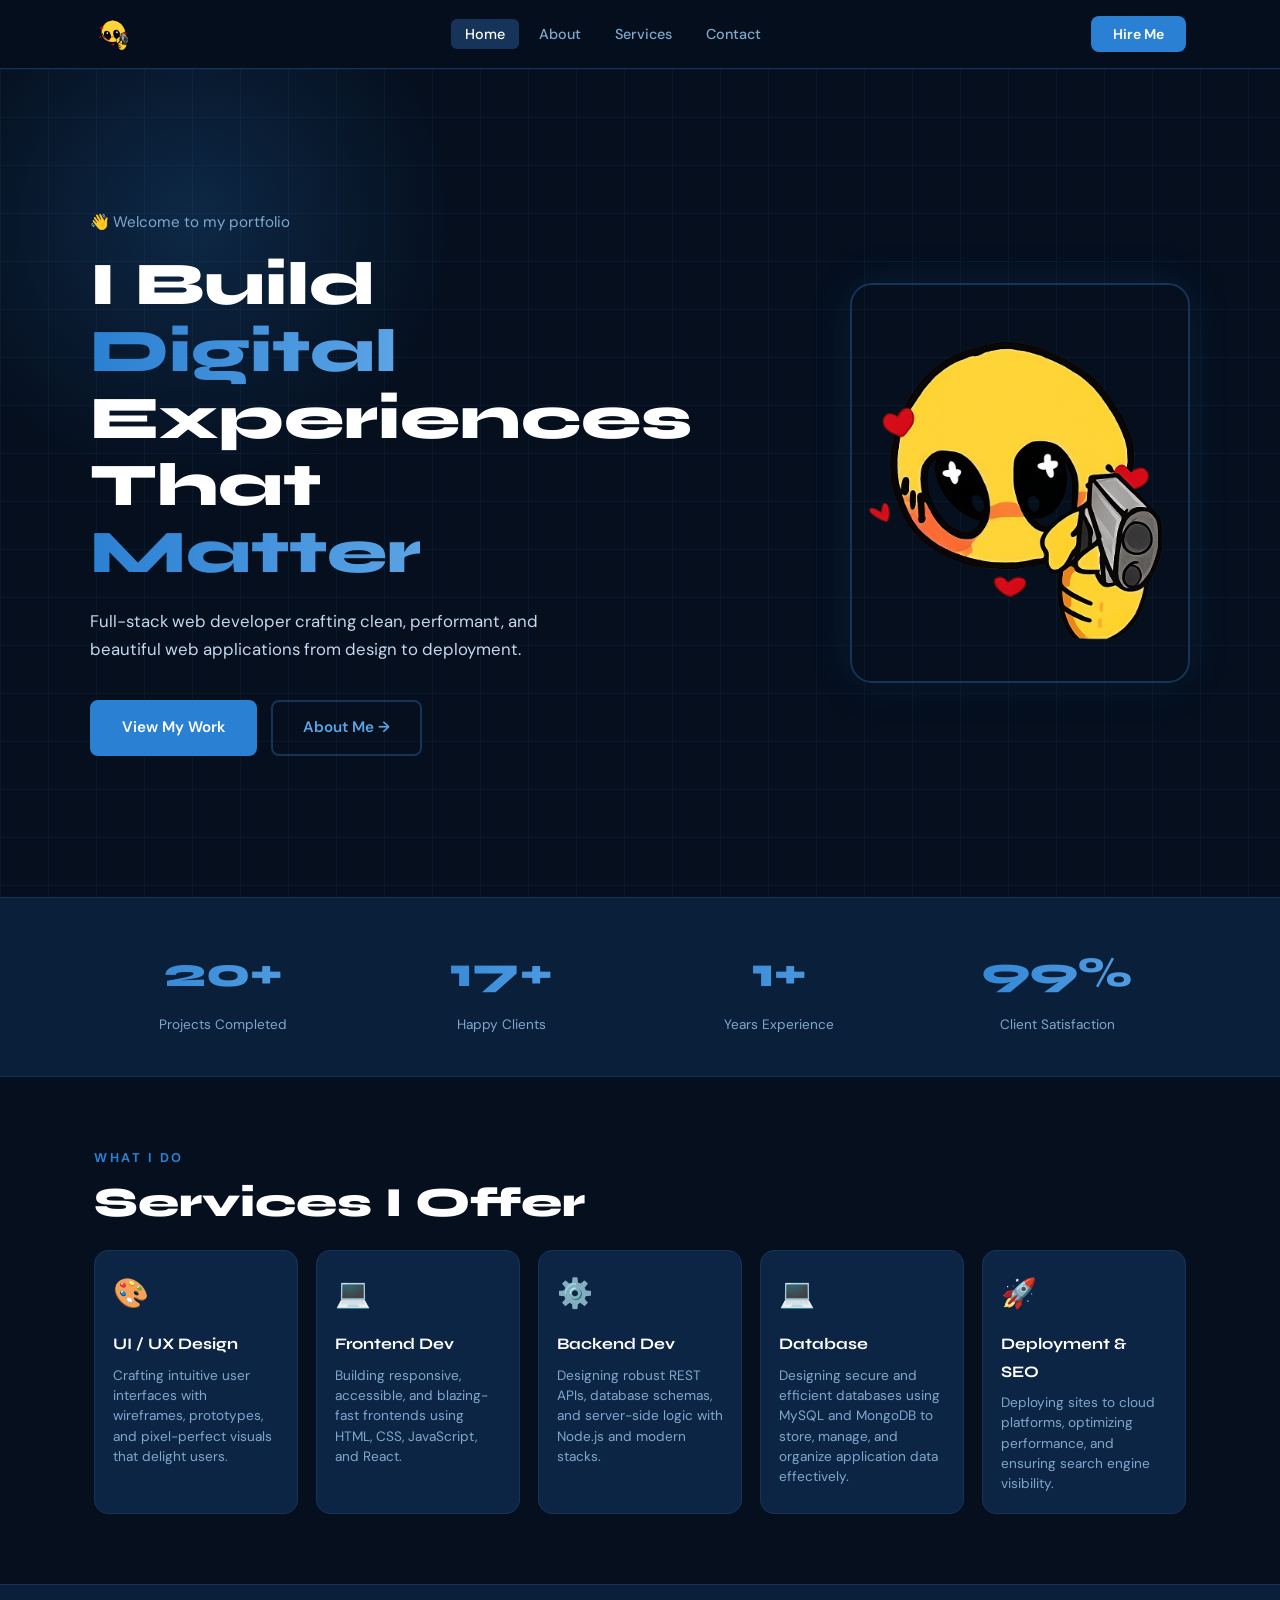
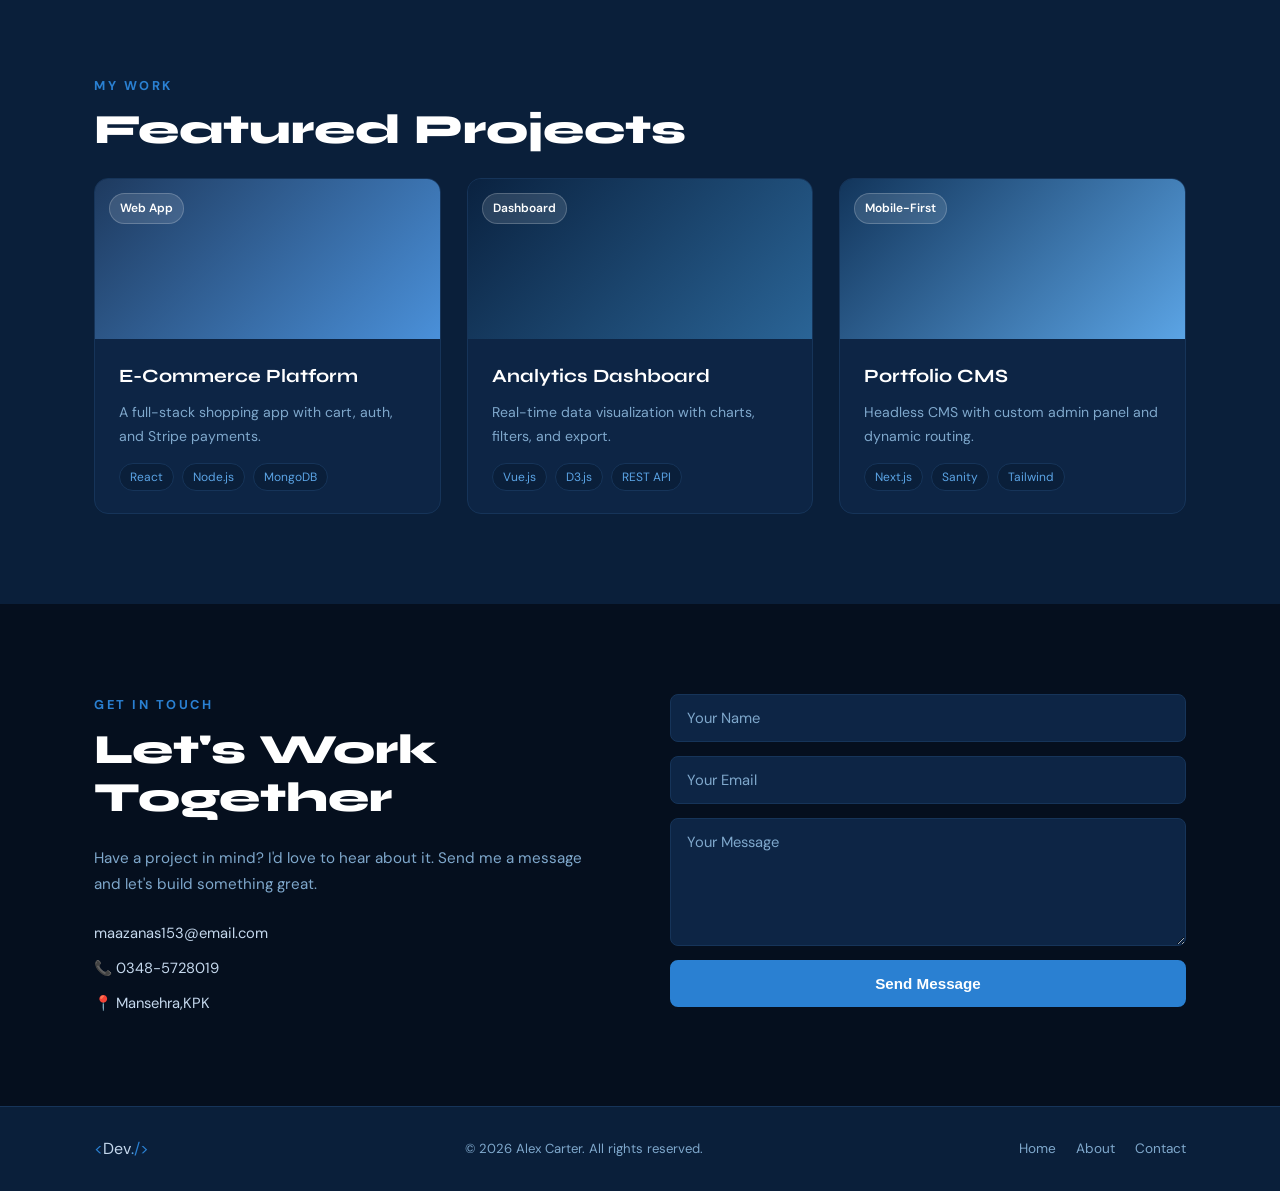
<file: index.html>
<!DOCTYPE html>
<html lang="en">
<head>
  <meta charset="UTF-8" />
  <meta name="viewport" content="width=device-width, initial-scale=1.0" />
  <title>MyPortfolio — Home</title>
  <link rel="stylesheet" href="css/style.css" />
  <link href="https://fonts.googleapis.com/css2?family=Syne:wght@400;600;700;800&family=DM+Sans:ital,wght@0,300;0,400;0,500;1,300&display=swap" rel="stylesheet" />
</head>
<body>

  <!-- ========== NAVIGATION ========== -->
  <header class="navbar">
    <div class="nav-container">
        <a href="index.html" class="logo">
            <img src="images/logo.png" alt="Logo" class="logo-img" />
          </a>
      <nav>
        <ul class="nav-links">
          <li><a href="index.html" class="nav-link active">Home</a></li>
          <li><a href="about.html" class="nav-link">About</a></li>
          <li><a href="#services" class="nav-link">Services</a></li>
          <li><a href="#contact" class="nav-link">Contact</a></li>
        </ul>
      </nav>
      <button class="cta-btn" onclick="window.location.href='about.html'">Hire Me</button>
    </div>
  </header>

  <!-- ========== HERO SECTION ========== -->
  <main>
    <section class="hero">
      <div class="hero-bg-grid"></div>
      <div class="hero-glow"></div>
      <div class="hero-content">
        <p class="hero-eyebrow">👋 Welcome to my portfolio</p>
        <h1 class="hero-title">
          I Build <span class="highlight">Digital</span><br />
          Experiences That <span class="highlight">Matter</span>
        </h1>
        <p class="hero-subtitle">
          Full-stack web developer crafting clean, performant, and beautiful web applications from design to deployment.
        </p>
        <div class="hero-actions">
          <a href="#projects" class="btn-primary">View My Work</a>
          <a href="about.html" class="btn-outline">About Me →</a>
        </div>
      </div>
      <div class="hero-visual">
        <div class="hero-img-card">
          <img src="images/logo.png" alt="Profile" class="hero-img" />
        </div>
        </div>
      </div>
    </section>

    <!-- ========== STATS SECTION ========== -->
    <section class="stats">
      <div class="container stats-grid">
        <div class="stat-item">
          <h2 class="stat-num">20+</h2>
          <p class="stat-label">Projects Completed</p>
        </div>
        <div class="stat-item">
          <h2 class="stat-num">17+</h2>
          <p class="stat-label">Happy Clients</p>
        </div>
        <div class="stat-item">
          <h2 class="stat-num">1+</h2>
          <p class="stat-label">Years Experience</p>
        </div>
        <div class="stat-item">
          <h2 class="stat-num">99%</h2>
          <p class="stat-label">Client Satisfaction</p>
        </div>
      </div>
    </section>

    <!-- ========== SERVICES SECTION ========== -->
    <section class="services" id="services">
      <div class="container">
        <p class="section-eyebrow">What I Do</p>
        <h2 class="section-title">Services I Offer</h2>
        <div class="services-grid">
          <div class="service-card">
            <div class="service-icon">🎨</div>
            <h3>UI / UX Design</h3>
            <p>Crafting intuitive user interfaces with wireframes, prototypes, and pixel-perfect visuals that delight users.</p>
          </div>
          <div class="service-card">
            <div class="service-icon">💻</div>
            <h3>Frontend Dev</h3>
            <p>Building responsive, accessible, and blazing-fast frontends using HTML, CSS, JavaScript, and React.</p>
          </div>
      
          <div class="service-card">
            <div class="service-icon">⚙️</div>
            <h3>Backend Dev</h3>
            <p>Designing robust REST APIs, database schemas, and server-side logic with Node.js and modern stacks.</p>
          </div>
          <div class="service-card">
            <div class="service-icon">💻</div>
            <h3>Database</h3>
            <p>Designing secure and efficient databases using MySQL and MongoDB to store, manage, and organize application data effectively.</p>
          </div>
          <div class="service-card">
            <div class="service-icon">🚀</div>
            <h3>Deployment & SEO</h3>
            <p>Deploying sites to cloud platforms, optimizing performance, and ensuring search engine visibility.</p>
          </div>
        </div>
      </div>
    </section>

    <!-- ========== PROJECTS SECTION ========== -->
    <section class="projects" id="projects">
      <div class="container">
        <p class="section-eyebrow">My Work</p>
        <h2 class="section-title">Featured Projects</h2>
        <div class="projects-grid">
          <div class="project-card">
            <div class="project-img" style="background: linear-gradient(135deg, #1e3a5f, #4a90d9);">
              <span class="project-tag">Web App</span>
            </div>
            <div class="project-info">
              <h3>E-Commerce Platform</h3>
              <p>A full-stack shopping app with cart, auth, and Stripe payments.</p>
              <div class="project-tech">
                <span>React</span><span>Node.js</span><span>MongoDB</span>
              </div>
            </div>
          </div>
          <div class="project-card">
            <div class="project-img" style="background: linear-gradient(135deg, #0a2240, #2a6496);">
              <span class="project-tag">Dashboard</span>
            </div>
            <div class="project-info">
              <h3>Analytics Dashboard</h3>
              <p>Real-time data visualization with charts, filters, and export.</p>
              <div class="project-tech">
                <span>Vue.js</span><span>D3.js</span><span>REST API</span>
              </div>
            </div>
          </div>
          <div class="project-card">
            <div class="project-img" style="background: linear-gradient(135deg, #12355b, #5ba4e5);">
              <span class="project-tag">Mobile-First</span>
            </div>
            <div class="project-info">
              <h3>Portfolio CMS</h3>
              <p>Headless CMS with custom admin panel and dynamic routing.</p>
              <div class="project-tech">
                <span>Next.js</span><span>Sanity</span><span>Tailwind</span>
              </div>
            </div>
          </div>
        </div>
      </div>
    </section>

    <!-- ========== CONTACT SECTION ========== -->
    <section class="contact" id="contact">
      <div class="container contact-inner">
        <div class="contact-text">
          <p class="section-eyebrow">Get In Touch</p>
          <h2 class="section-title">Let's Work Together</h2>
          <p class="contact-sub">Have a project in mind? I'd love to hear about it. Send me a message and let's build something great.</p>
          <ul class="contact-details">
            <li>maazanas153@email.com</li>
            <li>📞 0348-5728019</li>
            <li>📍 Mansehra,KPK</li>
          </ul>
        </div>
        <form class="contact-form">
          <input type="text" placeholder="Your Name" required />
          <input type="email" placeholder="Your Email" required />
          <textarea rows="5" placeholder="Your Message" required></textarea>
          <button type="submit" class="btn-primary">Send Message</button>
        </form>
      </div>
    </section>
  </main>

  <!-- ========== FOOTER ========== -->
  <footer class="footer">
    <div class="container footer-inner">
      <a href="index.html" class="logo">
        <span class="logo-bracket">&lt;</span>Dev<span class="logo-dot">.</span><span class="logo-bracket">/&gt;</span>
      </a>
      <p class="footer-copy">© 2026 Alex Carter. All rights reserved.</p>
      <div class="footer-links">
        <a href="index.html">Home</a>
        <a href="about.html">About</a>
        <a href="#contact">Contact</a>
      </div>
    </div>
  </footer>

</body>
</html>
</file>
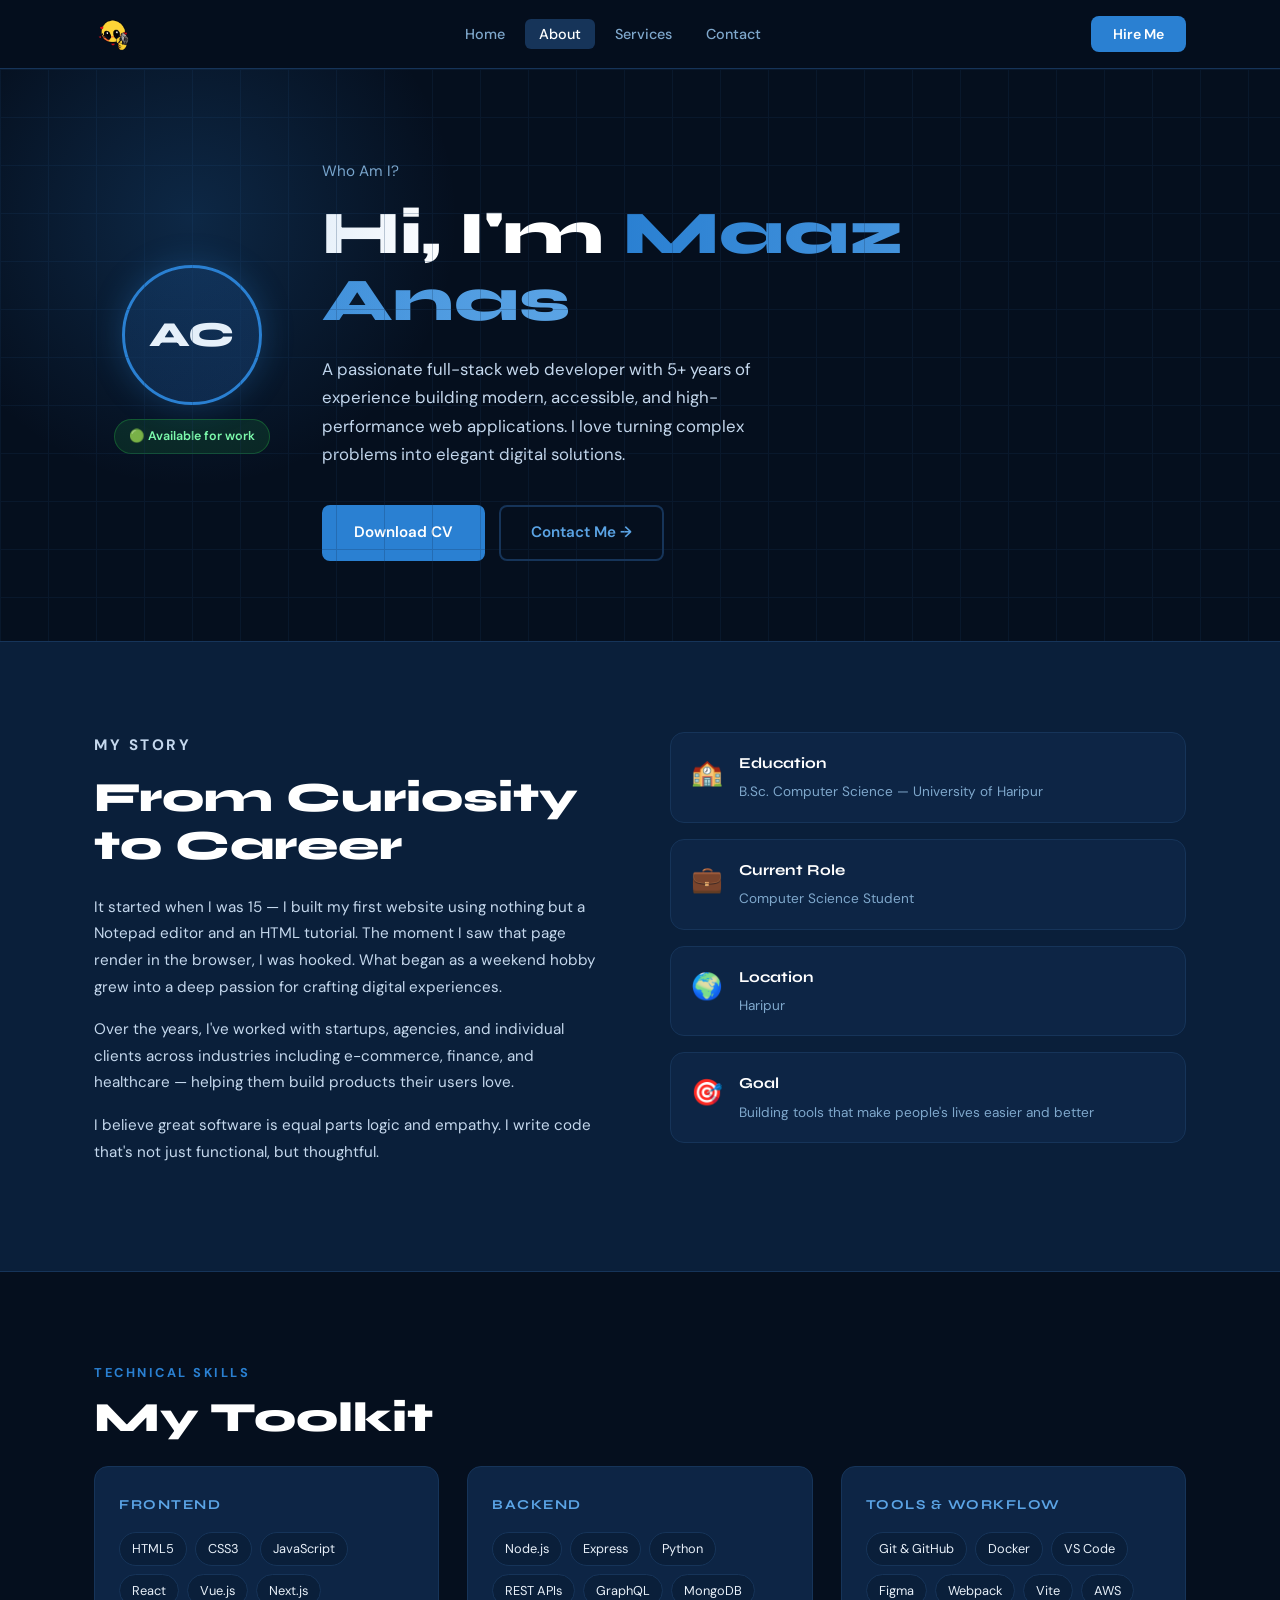
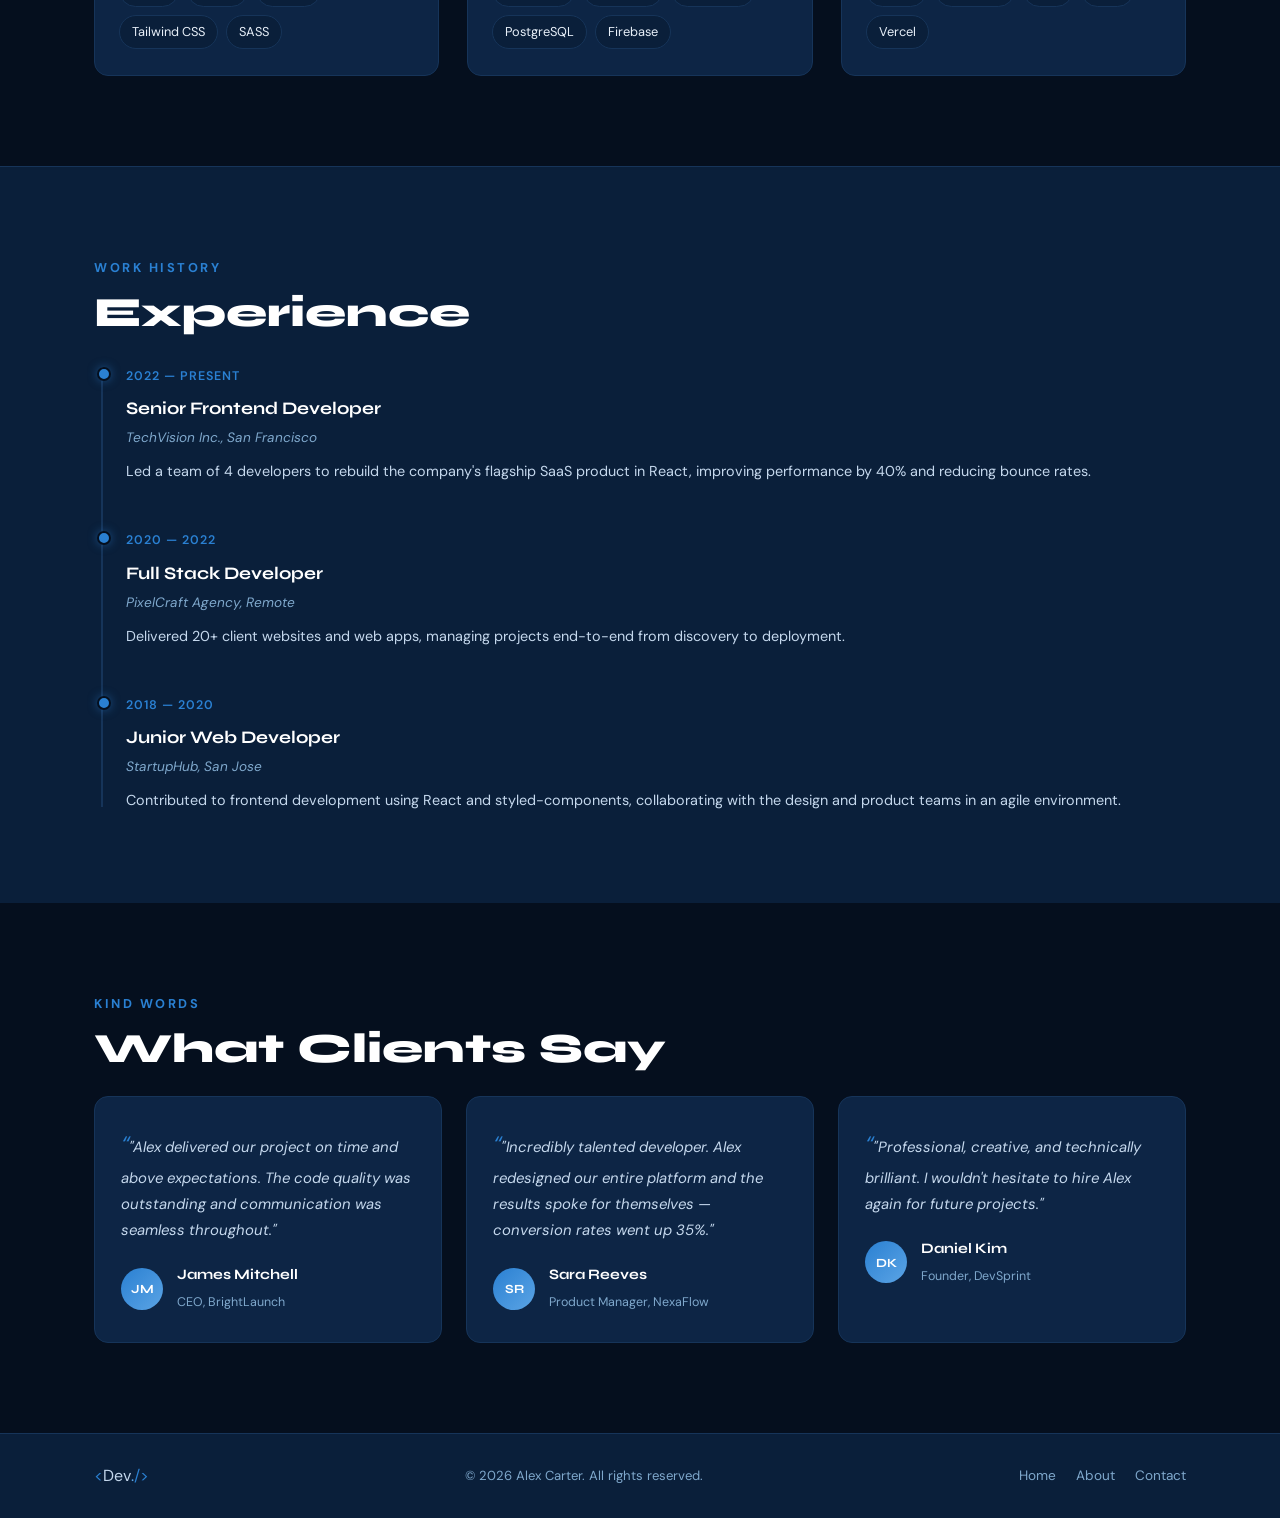
<file: about.html>
<!DOCTYPE html>
<html lang="en">
<head>
  <meta charset="UTF-8" />
  <meta name="viewport" content="width=device-width, initial-scale=1.0" />
  <title>MyPortfolio — About</title>
  <link rel="stylesheet" href="css/style.css" />
  <link href="https://fonts.googleapis.com/css2?family=Syne:wght@400;600;700;800&family=DM+Sans:ital,wght@0,300;0,400;0,500;1,300&display=swap" rel="stylesheet" />
</head>
<body>

  <!-- ========== NAVIGATION ========== -->
  <header class="navbar">
    <div class="nav-container">
        <a href="index.html" class="logo">
            <img src="images/logo.png" alt="Logo" class="logo-img" />
          </a>
      <nav>
        <ul class="nav-links">
          <li><a href="index.html" class="nav-link">Home</a></li>
          <li><a href="about.html" class="nav-link active">About</a></li>
          <li><a href="index.html#services" class="nav-link">Services</a></li>
          <li><a href="index.html#contact" class="nav-link">Contact</a></li>
        </ul>
      </nav>
      <button class="cta-btn" onclick="window.location.href='index.html#contact'">Hire Me</button>
    </div>
  </header>

  <main>

    <!-- ========== ABOUT HERO ========== -->
    <section class="about-hero">
      <div class="hero-bg-grid"></div>
      <div class="hero-glow"></div>
      <div class="container about-hero-inner">
        <div class="about-avatar-wrap">
          <div class="about-avatar">AC</div>
          <span class="available-badge">🟢 Available for work</span>
        </div>
        <div class="about-intro">
          <p class="hero-eyebrow">Who Am I?</p>
          <h1 class="hero-title">Hi, I'm <span class="highlight">Maaz Anas</span></h1>
          <p class="hero-subtitle">
            A passionate full-stack web developer with 5+ years of experience building modern, accessible, and high-performance web applications. I love turning complex problems into elegant digital solutions.
          </p>
          <div class="hero-actions">
            <a href="#" class="btn-primary" download>Download CV</a>
            <a href="index.html#contact" class="btn-outline">Contact Me →</a>
          </div>
        </div>
      </div>
    </section>

    <!-- ========== MY STORY SECTION ========== -->
    <section class="story">
      <div class="container story-grid">
        <div class="story-text">
          <p class="section-eyebrow">My Story</p>
          <h2 class="section-title">From Curiosity to Career</h2>
          <p>It started when I was 15 — I built my first website using nothing but a Notepad editor and an HTML tutorial. The moment I saw that page render in the browser, I was hooked. What began as a weekend hobby grew into a deep passion for crafting digital experiences.</p>
          <p>Over the years, I've worked with startups, agencies, and individual clients across industries including e-commerce, finance, and healthcare — helping them build products their users love.</p>
          <p>I believe great software is equal parts logic and empathy. I write code that's not just functional, but thoughtful.</p>
        </div>
        <div class="story-cards">
          <div class="story-card">
            <span class="story-icon">🏫</span>
            <div>
              <h4>Education</h4>
              <p>B.Sc. Computer Science — University of Haripur</p>
            </div>
          </div>
          <div class="story-card">
            <span class="story-icon">💼</span>
            <div>
              <h4>Current Role</h4>
              <p>Computer Science Student</p>
            </div>
          </div>
          <div class="story-card">
            <span class="story-icon">🌍</span>
            <div>
              <h4>Location</h4>
              <p>Haripur</p>
            </div>
          </div>
          <div class="story-card">
            <span class="story-icon">🎯</span>
            <div>
              <h4>Goal</h4>
              <p>Building tools that make people's lives easier and better</p>
            </div>
          </div>
        </div>
      </div>
    </section>

    <!-- ========== SKILLS SECTION ========== -->
    <section class="skills-section">
      <div class="container">
        <p class="section-eyebrow">Technical Skills</p>
        <h2 class="section-title">My Toolkit</h2>
        <div class="skills-grid">
          <div class="skill-group">
            <h4 class="skill-group-title">Frontend</h4>
            <div class="skill-tags">
              <span>HTML5</span><span>CSS3</span><span>JavaScript</span>
              <span>React</span><span>Vue.js</span><span>Next.js</span>
              <span>Tailwind CSS</span><span>SASS</span>
            </div>
          </div>
          <div class="skill-group">
            <h4 class="skill-group-title">Backend</h4>
            <div class="skill-tags">
              <span>Node.js</span><span>Express</span><span>Python</span>
              <span>REST APIs</span><span>GraphQL</span><span>MongoDB</span>
              <span>PostgreSQL</span><span>Firebase</span>
            </div>
          </div>
          <div class="skill-group">
            <h4 class="skill-group-title">Tools & Workflow</h4>
            <div class="skill-tags">
              <span>Git & GitHub</span><span>Docker</span><span>VS Code</span>
              <span>Figma</span><span>Webpack</span><span>Vite</span>
              <span>AWS</span><span>Vercel</span>
            </div>
          </div>
        </div>
      </div>
    </section>

    <!-- ========== EXPERIENCE TIMELINE ========== -->
    <section class="timeline-section">
      <div class="container">
        <p class="section-eyebrow">Work History</p>
        <h2 class="section-title">Experience</h2>
        <div class="timeline">
          <div class="timeline-item">
            <div class="timeline-marker"></div>
            <div class="timeline-content">
              <span class="timeline-date">2022 — Present</span>
              <h3>Senior Frontend Developer</h3>
              <p class="timeline-company">TechVision Inc., San Francisco</p>
              <p>Led a team of 4 developers to rebuild the company's flagship SaaS product in React, improving performance by 40% and reducing bounce rates.</p>
            </div>
          </div>
          <div class="timeline-item">
            <div class="timeline-marker"></div>
            <div class="timeline-content">
              <span class="timeline-date">2020 — 2022</span>
              <h3>Full Stack Developer</h3>
              <p class="timeline-company">PixelCraft Agency, Remote</p>
              <p>Delivered 20+ client websites and web apps, managing projects end-to-end from discovery to deployment.</p>
            </div>
          </div>
          <div class="timeline-item">
            <div class="timeline-marker"></div>
            <div class="timeline-content">
              <span class="timeline-date">2018 — 2020</span>
              <h3>Junior Web Developer</h3>
              <p class="timeline-company">StartupHub, San Jose</p>
              <p>Contributed to frontend development using React and styled-components, collaborating with the design and product teams in an agile environment.</p>
            </div>
          </div>
        </div>
      </div>
    </section>

    <!-- ========== TESTIMONIALS ========== -->
    <section class="testimonials">
      <div class="container">
        <p class="section-eyebrow">Kind Words</p>
        <h2 class="section-title">What Clients Say</h2>
        <div class="testimonials-grid">
          <div class="testimonial-card">
            <p class="quote">"Alex delivered our project on time and above expectations. The code quality was outstanding and communication was seamless throughout."</p>
            <div class="testimonial-author">
              <div class="author-avatar">JM</div>
              <div>
                <strong>James Mitchell</strong>
                <span>CEO, BrightLaunch</span>
              </div>
            </div>
          </div>
          <div class="testimonial-card">
            <p class="quote">"Incredibly talented developer. Alex redesigned our entire platform and the results spoke for themselves — conversion rates went up 35%."</p>
            <div class="testimonial-author">
              <div class="author-avatar">SR</div>
              <div>
                <strong>Sara Reeves</strong>
                <span>Product Manager, NexaFlow</span>
              </div>
            </div>
          </div>
          <div class="testimonial-card">
            <p class="quote">"Professional, creative, and technically brilliant. I wouldn't hesitate to hire Alex again for future projects."</p>
            <div class="testimonial-author">
              <div class="author-avatar">DK</div>
              <div>
                <strong>Daniel Kim</strong>
                <span>Founder, DevSprint</span>
              </div>
            </div>
          </div>
        </div>
      </div>
    </section>

  </main>

  <!-- ========== FOOTER ========== -->
  <footer class="footer">
    <div class="container footer-inner">
      <a href="index.html" class="logo">
        <span class="logo-bracket">&lt;</span>Dev<span class="logo-dot">.</span><span class="logo-bracket">/&gt;</span>
      </a>
      <p class="footer-copy">© 2026 Alex Carter. All rights reserved.</p>
      <div class="footer-links">
        <a href="index.html">Home</a>
        <a href="about.html">About</a>
        <a href="index.html#contact">Contact</a>
      </div>
    </div>
  </footer>

</body>
</html>
</file>
<file: css/style.css>
/* ====================================================
   STYLE.CSS — Dark Blue & White Portfolio Theme
   Fonts: Syne (headings) + DM Sans (body)
==================================================== */

/* ---------- CSS VARIABLES ---------- */
:root {
    --navy:        #050f1e;
    --navy-mid:    #0a1f3a;
    --navy-card:   #0d2545;
    --navy-border: #163459;
    --blue-accent: #2a80d2;
    --blue-light:  #5ba4e5;
    --blue-glow:   rgba(42, 128, 210, 0.18);
    --white:       #ffffff;
    --off-white:   #e8f0f9;
    --muted:       #7fa8cc;
    --text-body:   #c5d8ed;
  
    --font-head: 'Syne', sans-serif;
    --font-body: 'DM Sans', sans-serif;
  
    --radius-sm: 8px;
    --radius-md: 14px;
    --radius-lg: 22px;
  
    --transition: 0.28s cubic-bezier(0.4, 0, 0.2, 1);
    --shadow-card: 0 4px 32px rgba(0,0,0,0.35);
    --shadow-glow: 0 0 40px rgba(42, 128, 210, 0.22);
  }
  
  /* ---------- RESET & BASE ---------- */
  *, *::before, *::after { box-sizing: border-box; margin: 0; padding: 0; }
  
  html { scroll-behavior: smooth; font-size: 16px; }
  
  body {
    background-color: var(--navy);
    color: var(--text-body);
    font-family: var(--font-body);
    font-weight: 400;
    line-height: 1.7;
    overflow-x: hidden;
  }
  
  a { text-decoration: none; color: inherit; }
  ul { list-style: none; }
  img { max-width: 100%; display: block; }
  
  .container {
    max-width: 1140px;
    margin: 0 auto;
    padding: 0 24px;
  }
  
  /* ---------- SCROLLBAR ---------- */
  ::-webkit-scrollbar { width: 6px; }
  ::-webkit-scrollbar-track { background: var(--navy); }
  ::-webkit-scrollbar-thumb { background: var(--navy-border); border-radius: 4px; }
  
  /* ====================================================
     NAVBAR
  ==================================================== */
  .navbar {
    position: sticky;
    top: 0;
    z-index: 100;
    background: rgba(5, 15, 30, 0.85);
    backdrop-filter: blur(14px);
    border-bottom: 1px solid var(--navy-border);
  }
  
  .nav-container {
    max-width: 1140px;
    margin: 0 auto;
    padding: 0 24px;
    height: 68px;
    display: flex;
    align-items: center;
    justify-content: space-between;
    gap: 24px;
  }
  .logo-img {
    height: 40px;
    width: auto;
    display: block;
    object-fit: contain;
  }
  .logo {
    display: flex;
    align-items: center;
    text-decoration: none;
    flex-shrink: 0;        
  }
  .logo-bracket { color: var(--blue-accent); }
  .logo-dot     { color: var(--blue-light); }
  
  .nav-links {
    display: flex;
    align-items: center;
    gap: 6px;
  }
  
  .nav-link {
    padding: 6px 14px;
    border-radius: 6px;
    font-size: 0.9rem;
    font-weight: 500;
    color: var(--muted);
    transition: color var(--transition), background var(--transition);
  }
  .nav-link:hover,
  .nav-link.active {
    color: var(--white);
    background: var(--navy-border);
  }
  
  .cta-btn {
    background: var(--blue-accent);
    color: var(--white);
    border: none;
    padding: 9px 22px;
    border-radius: var(--radius-sm);
    font-family: var(--font-body);
    font-weight: 600;
    font-size: 0.88rem;
    cursor: pointer;
    transition: background var(--transition), transform var(--transition), box-shadow var(--transition);
  }
  .cta-btn:hover {
    background: var(--blue-light);
    box-shadow: 0 0 20px rgba(42,128,210,0.4);
    transform: translateY(-1px);
  }
  .hero-img-card {
    width: 340px;
    height: 400px;
    border-radius: var(--radius-lg);
    border: 2px solid var(--navy-border);
    overflow: hidden;
    box-shadow: var(--shadow-card), 0 0 40px rgba(42, 128, 210, 0.2);
    transition: transform var(--transition), box-shadow var(--transition);
  }
  
  .hero-img-card:hover {
    transform: translateY(-6px);
    box-shadow: var(--shadow-card), 0 0 60px rgba(42, 128, 210, 0.35);
  }
  
  .hero-img {
    width: 100%;
    height: 100%;
    object-fit: cover;
    display: block;
  }
  /* ====================================================
     SHARED BUTTONS
  ==================================================== */
  .btn-primary,
  .btn-outline {
    display: inline-block;
    padding: 13px 30px;
    border-radius: var(--radius-sm);
    font-weight: 600;
    font-size: 0.95rem;
    cursor: pointer;
    transition: all var(--transition);
  }
  
  .btn-primary {
    background: var(--blue-accent);
    color: var(--white);
    border: 2px solid var(--blue-accent);
  }
  .btn-primary:hover {
    background: var(--blue-light);
    border-color: var(--blue-light);
    box-shadow: var(--shadow-glow);
    transform: translateY(-2px);
  }
  
  .btn-outline {
    background: transparent;
    color: var(--blue-light);
    border: 2px solid var(--navy-border);
  }
  .btn-outline:hover {
    border-color: var(--blue-accent);
    color: var(--white);
    background: var(--blue-glow);
  }
  
  /* ====================================================
     SECTION LABELS
  ==================================================== */
  .section-eyebrow {
    font-size: 0.8rem;
    font-weight: 700;
    text-transform: uppercase;
    letter-spacing: 2.5px;
    color: var(--blue-accent);
    margin-bottom: 10px;
  }
  
  .section-title {
    font-family: var(--font-head);
    font-weight: 800;
    font-size: clamp(1.8rem, 3.5vw, 2.6rem);
    color: var(--white);
    line-height: 1.15;
    margin-bottom: 24px;
  }
  
  /* ====================================================
     HERO — HOME
  ==================================================== */
  .hero {
    position: relative;
    min-height: 92vh;
    display: flex;
    align-items: center;
    justify-content: space-between;
    gap: 48px;
    padding: 80px 7vw;
    overflow: hidden;
  }
  
  .hero-bg-grid {
    position: absolute; inset: 0;
    background-image:
      linear-gradient(var(--navy-border) 1px, transparent 1px),
      linear-gradient(90deg, var(--navy-border) 1px, transparent 1px);
    background-size: 48px 48px;
    opacity: 0.25;
    pointer-events: none;
  }
  
  .hero-glow {
    position: absolute;
    top: -120px; left: -80px;
    width: 540px; height: 540px;
    background: radial-gradient(circle, rgba(42,128,210,0.22) 0%, transparent 70%);
    pointer-events: none;
  }
  
  .hero-content {
    flex: 1;
    max-width: 560px;
    animation: fadeUp 0.9s ease both;
  }
  
  .hero-eyebrow {
    font-size: 0.95rem;
    color: var(--muted);
    margin-bottom: 16px;
  }
  
  .hero-title {
    font-family: var(--font-head);
    font-weight: 800;
    font-size: clamp(2.4rem, 5vw, 3.8rem);
    color: var(--white);
    line-height: 1.1;
    margin-bottom: 20px;
  }
  
  .highlight {
    background: linear-gradient(90deg, var(--blue-accent), var(--blue-light));
    -webkit-background-clip: text;
    -webkit-text-fill-color: transparent;
    background-clip: text;
  }
  
  .hero-subtitle {
    font-size: 1.05rem;
    color: var(--text-body);
    margin-bottom: 36px;
    max-width: 460px;
  }
  
  .hero-actions {
    display: flex;
    flex-wrap: wrap;
    gap: 14px;
  }
  
  /* ---------- CODE CARD ---------- */
  .hero-visual {
    flex: 0 0 auto;
    animation: fadeUp 1.1s 0.2s ease both;
  }
  
  .code-card {
    background: var(--navy-card);
    border: 1px solid var(--navy-border);
    border-radius: var(--radius-md);
    width: 320px;
    box-shadow: var(--shadow-card);
    overflow: hidden;
  }
  
  .code-card-header {
    display: flex;
    align-items: center;
    gap: 8px;
    padding: 12px 16px;
    background: var(--navy-mid);
    border-bottom: 1px solid var(--navy-border);
  }
  
  .dot {
    width: 12px; height: 12px;
    border-radius: 50%;
  }
  .dot.red    { background: #ff5f57; }
  .dot.yellow { background: #ffbd2e; }
  .dot.green  { background: #28c940; }
  
  .file-name {
    margin-left: 8px;
    font-size: 0.78rem;
    color: var(--muted);
    font-family: 'Courier New', monospace;
  }
  
  .code-body {
    padding: 20px 18px;
    font-family: 'Courier New', monospace;
    font-size: 0.84rem;
    line-height: 1.8;
    white-space: pre;
    color: var(--off-white);
  }
  
  .c-kw  { color: #c792ea; }
  .c-var { color: #82aaff; }
  .c-key { color: #f07178; }
  .c-str { color: #c3e88d; }
  .c-bool{ color: #ff9cac; }
  
  /* ====================================================
     STATS BAR
  ==================================================== */
  .stats {
    background: var(--navy-mid);
    border-top: 1px solid var(--navy-border);
    border-bottom: 1px solid var(--navy-border);
    padding: 40px 0;
  }
  
  .stats-grid {
    display: grid;
    grid-template-columns: repeat(4, 1fr);
    gap: 20px;
    text-align: center;
  }
  
  .stat-num {
    font-family: var(--font-head);
    font-size: 2.6rem;
    font-weight: 800;
    color: var(--white);
    background: linear-gradient(90deg, var(--blue-accent), var(--blue-light));
    -webkit-background-clip: text;
    -webkit-text-fill-color: transparent;
    background-clip: text;
  }
  
  .stat-label {
    font-size: 0.85rem;
    color: var(--muted);
    margin-top: 4px;
  }
  
  /* ====================================================
     SERVICES
  ==================================================== */
  .services {
    padding: 70px 0;
}

.services-grid {
    display: grid;
    grid-template-columns: repeat(auto-fit, minmax(200px, 1fr));
    gap: 18px;
    margin-top: 12px;
}

.service-card {
    background: var(--navy-card);
    border: 1px solid var(--navy-border);
    border-radius: var(--radius-md);

    padding: 18px;
    min-height: 160px;

    transition:
      border-color var(--transition),
      transform var(--transition),
      box-shadow var(--transition);
}

.service-card:hover {
    border-color: var(--blue-accent);
    transform: translateY(-4px);
    box-shadow: var(--shadow-glow);
}

.service-icon {
    font-size: 1.8rem;
    margin-bottom: 12px;
}

.service-card h3 {
    font-family: var(--font-head);
    font-weight: 700;
    font-size: 1rem;
    color: var(--white);
    margin-bottom: 8px;
}

.service-card p {
    font-size: 0.85rem;
    color: var(--muted);
    line-height: 1.5;
}
  
  /* ====================================================
     PROJECTS
  ==================================================== */
  .projects {
    padding: 90px 0;
    background: var(--navy-mid);
    border-top: 1px solid var(--navy-border);
  }
  
  .projects-grid {
    display: grid;
    grid-template-columns: repeat(auto-fit, minmax(300px, 1fr));
    gap: 26px;
    margin-top: 12px;
  }
  
  .project-card {
    background: var(--navy-card);
    border: 1px solid var(--navy-border);
    border-radius: var(--radius-md);
    overflow: hidden;
    transition: transform var(--transition), box-shadow var(--transition);
  }
  .project-card:hover {
    transform: translateY(-5px);
    box-shadow: var(--shadow-card);
  }
  
  .project-img {
    height: 160px;
    display: flex;
    align-items: flex-start;
    padding: 14px;
    position: relative;
  }
  
  .project-tag {
    background: rgba(255,255,255,0.12);
    border: 1px solid rgba(255,255,255,0.2);
    color: var(--white);
    font-size: 0.75rem;
    font-weight: 600;
    padding: 4px 10px;
    border-radius: 20px;
    backdrop-filter: blur(4px);
  }
  
  .project-info {
    padding: 22px 24px;
  }
  
  .project-info h3 {
    font-family: var(--font-head);
    font-weight: 700;
    color: var(--white);
    margin-bottom: 8px;
  }
  
  .project-info p {
    font-size: 0.88rem;
    color: var(--muted);
    margin-bottom: 14px;
  }
  
  .project-tech {
    display: flex;
    flex-wrap: wrap;
    gap: 8px;
  }
  
  .project-tech span {
    background: var(--navy-mid);
    border: 1px solid var(--navy-border);
    color: var(--blue-light);
    font-size: 0.75rem;
    padding: 3px 10px;
    border-radius: 20px;
  }
  
  /* ====================================================
     CONTACT
  ==================================================== */
  .contact {
    padding: 90px 0;
  }
  
  .contact-inner {
    display: grid;
    grid-template-columns: 1fr 1fr;
    gap: 60px;
    align-items: start;
  }
  
  .contact-sub {
    color: var(--muted);
    margin-bottom: 24px;
    font-size: 0.95rem;
  }
  
  .contact-details {
    display: flex;
    flex-direction: column;
    gap: 10px;
    font-size: 0.92rem;
    color: var(--text-body);
  }
  
  .contact-form {
    display: flex;
    flex-direction: column;
    gap: 14px;
  }
  
  .contact-form input,
  .contact-form textarea {
    background: var(--navy-card);
    border: 1px solid var(--navy-border);
    border-radius: var(--radius-sm);
    padding: 13px 16px;
    color: var(--white);
    font-family: var(--font-body);
    font-size: 0.92rem;
    outline: none;
    transition: border-color var(--transition);
  }
  
  .contact-form input:focus,
  .contact-form textarea:focus {
    border-color: var(--blue-accent);
  }
  
  .contact-form input::placeholder,
  .contact-form textarea::placeholder {
    color: var(--muted);
  }
  
  .contact-form textarea { resize: vertical; }
  
  /* ====================================================
     FOOTER
  ==================================================== */
  .footer {
    background: var(--navy-mid);
    border-top: 1px solid var(--navy-border);
    padding: 28px 0;
  }
  
  .footer-inner {
    display: flex;
    align-items: center;
    justify-content: space-between;
    flex-wrap: wrap;
    gap: 14px;
  }
  
  .footer-copy {
    font-size: 0.82rem;
    color: var(--muted);
  }
  
  .footer-links {
    display: flex;
    gap: 20px;
    font-size: 0.85rem;
  }
  
  .footer-links a {
    color: var(--muted);
    transition: color var(--transition);
  }
  .footer-links a:hover { color: var(--white); }
  
  /* ====================================================
     ABOUT PAGE STYLES
  ==================================================== */
  .about-hero {
    position: relative;
    padding: 90px 7vw 80px;
    overflow: hidden;
    border-bottom: 1px solid var(--navy-border);
  }
  
  .about-hero-inner {
    display: flex;
    align-items: center;
    gap: 52px;
    flex-wrap: wrap;
  }
  
  .about-avatar-wrap {
    display: flex;
    flex-direction: column;
    align-items: center;
    gap: 14px;
  }
  
  .about-avatar {
    width: 140px;
    height: 140px;
    border-radius: 50%;
    background: linear-gradient(135deg, var(--navy-mid), var(--navy-card));
    border: 3px solid var(--blue-accent);
    display: flex;
    align-items: center;
    justify-content: center;
    font-family: var(--font-head);
    font-weight: 800;
    font-size: 2.2rem;
    color: var(--white);
    box-shadow: 0 0 32px rgba(42,128,210,0.3);
  }
  
  .available-badge {
    background: rgba(40,201,64,0.12);
    border: 1px solid rgba(40,201,64,0.3);
    color: #7fffaa;
    font-size: 0.78rem;
    font-weight: 600;
    padding: 6px 14px;
    border-radius: 20px;
    white-space: nowrap;
  }
  
  .about-intro { flex: 1; }
  
  /* ---------- STORY ---------- */
  .story {
    padding: 90px 0;
    background: var(--navy-mid);
    border-bottom: 1px solid var(--navy-border);
  }
  
  .story-grid {
    display: grid;
    grid-template-columns: 1fr 1fr;
    gap: 60px;
    align-items: start;
  }
  
  .story-text p {
    color: var(--text-body);
    font-size: 0.95rem;
    margin-bottom: 16px;
    line-height: 1.75;
  }
  
  .story-cards {
    display: flex;
    flex-direction: column;
    gap: 16px;
  }
  
  .story-card {
    display: flex;
    align-items: flex-start;
    gap: 16px;
    background: var(--navy-card);
    border: 1px solid var(--navy-border);
    border-radius: var(--radius-md);
    padding: 18px 20px;
    transition: border-color var(--transition);
  }
  .story-card:hover { border-color: var(--blue-accent); }
  
  .story-icon { font-size: 1.6rem; }
  
  .story-card h4 {
    font-family: var(--font-head);
    font-weight: 700;
    color: var(--white);
    font-size: 0.95rem;
    margin-bottom: 4px;
  }
  
  .story-card p {
    font-size: 0.85rem;
    color: var(--muted);
  }
  
  /* ---------- SKILLS ---------- */
  .skills-section {
    padding: 90px 0;
  }
  
  .skills-grid {
    display: grid;
    grid-template-columns: repeat(auto-fit, minmax(280px, 1fr));
    gap: 28px;
    margin-top: 12px;
  }
  
  .skill-group {
    background: var(--navy-card);
    border: 1px solid var(--navy-border);
    border-radius: var(--radius-md);
    padding: 26px 24px;
  }
  
  .skill-group-title {
    font-family: var(--font-head);
    font-weight: 700;
    color: var(--blue-light);
    font-size: 0.85rem;
    text-transform: uppercase;
    letter-spacing: 1.5px;
    margin-bottom: 16px;
  }
  
  .skill-tags {
    display: flex;
    flex-wrap: wrap;
    gap: 8px;
  }
  
  .skill-tags span {
    background: var(--navy-mid);
    border: 1px solid var(--navy-border);
    color: var(--off-white);
    font-size: 0.8rem;
    padding: 5px 12px;
    border-radius: 20px;
    transition: border-color var(--transition), color var(--transition);
  }
  .skill-tags span:hover {
    border-color: var(--blue-accent);
    color: var(--white);
  }
  
  /* ---------- TIMELINE ---------- */
  .timeline-section {
    padding: 90px 0;
    background: var(--navy-mid);
    border-top: 1px solid var(--navy-border);
  }
  
  .timeline {
    position: relative;
    margin-top: 14px;
    padding-left: 32px;
  }
  
  .timeline::before {
    content: '';
    position: absolute;
    left: 7px;
    top: 6px;
    bottom: 6px;
    width: 2px;
    background: var(--navy-border);
  }
  
  .timeline-item {
    position: relative;
    margin-bottom: 42px;
  }
  
  .timeline-item:last-child { margin-bottom: 0; }
  
  .timeline-marker {
    position: absolute;
    left: -29px;
    top: 6px;
    width: 14px;
    height: 14px;
    border-radius: 50%;
    background: var(--blue-accent);
    border: 2px solid var(--navy);
    box-shadow: 0 0 10px rgba(42,128,210,0.5);
  }
  
  .timeline-date {
    font-size: 0.78rem;
    font-weight: 600;
    color: var(--blue-accent);
    text-transform: uppercase;
    letter-spacing: 1px;
  }
  
  .timeline-content h3 {
    font-family: var(--font-head);
    font-weight: 700;
    font-size: 1.1rem;
    color: var(--white);
    margin: 6px 0 2px;
  }
  
  .timeline-company {
    font-size: 0.85rem;
    color: var(--muted);
    margin-bottom: 10px;
    font-style: italic;
  }
  
  .timeline-content > p:last-child {
    font-size: 0.9rem;
    color: var(--text-body);
  }
  
  /* ---------- TESTIMONIALS ---------- */
  .testimonials {
    padding: 90px 0;
  }
  
  .testimonials-grid {
    display: grid;
    grid-template-columns: repeat(auto-fit, minmax(280px, 1fr));
    gap: 24px;
    margin-top: 12px;
  }
  
  .testimonial-card {
    background: var(--navy-card);
    border: 1px solid var(--navy-border);
    border-radius: var(--radius-md);
    padding: 28px 26px;
    transition: border-color var(--transition), box-shadow var(--transition);
  }
  .testimonial-card:hover {
    border-color: var(--blue-accent);
    box-shadow: var(--shadow-glow);
  }
  
  .quote {
    font-size: 0.93rem;
    font-style: italic;
    color: var(--text-body);
    line-height: 1.75;
    margin-bottom: 20px;
  }
  .quote::before { content: '\201C'; color: var(--blue-accent); font-size: 1.4rem; }
  
  .testimonial-author {
    display: flex;
    align-items: center;
    gap: 14px;
  }
  
  .author-avatar {
    width: 42px;
    height: 42px;
    border-radius: 50%;
    background: linear-gradient(135deg, var(--blue-accent), var(--blue-light));
    display: flex;
    align-items: center;
    justify-content: center;
    font-family: var(--font-head);
    font-weight: 700;
    font-size: 0.78rem;
    color: var(--white);
    flex-shrink: 0;
  }
  
  .testimonial-author strong {
    display: block;
    font-size: 0.9rem;
    color: var(--white);
    font-family: var(--font-head);
  }
  
  .testimonial-author span {
    font-size: 0.78rem;
    color: var(--muted);
  }
  
  /* ====================================================
     ANIMATIONS
  ==================================================== */
  @keyframes fadeUp {
    from { opacity: 0; transform: translateY(28px); }
    to   { opacity: 1; transform: translateY(0); }
  }
  
  /* ====================================================
     RESPONSIVE
  ==================================================== */
  @media (max-width: 900px) {
    .hero {
      flex-direction: column;
      padding: 60px 24px;
      min-height: auto;
      text-align: center;
    }
  
    .hero-actions { justify-content: center; }
  
    .stats-grid {
      grid-template-columns: repeat(2, 1fr);
    }
  
    .contact-inner,
    .story-grid {
      grid-template-columns: 1fr;
      gap: 36px;
    }
  
    .about-hero-inner {
      flex-direction: column;
      text-align: center;
    }
  }
  
  @media (max-width: 600px) {
    .nav-links { display: none; }
  
    .hero-title { font-size: 2rem; }
  
    .section-title { font-size: 1.6rem; }
  
    .stats-grid { grid-template-columns: 1fr 1fr; }
  
    .footer-inner {
      flex-direction: column;
      text-align: center;
    }
  
    .code-card { width: 100%; }
  }
</file>
